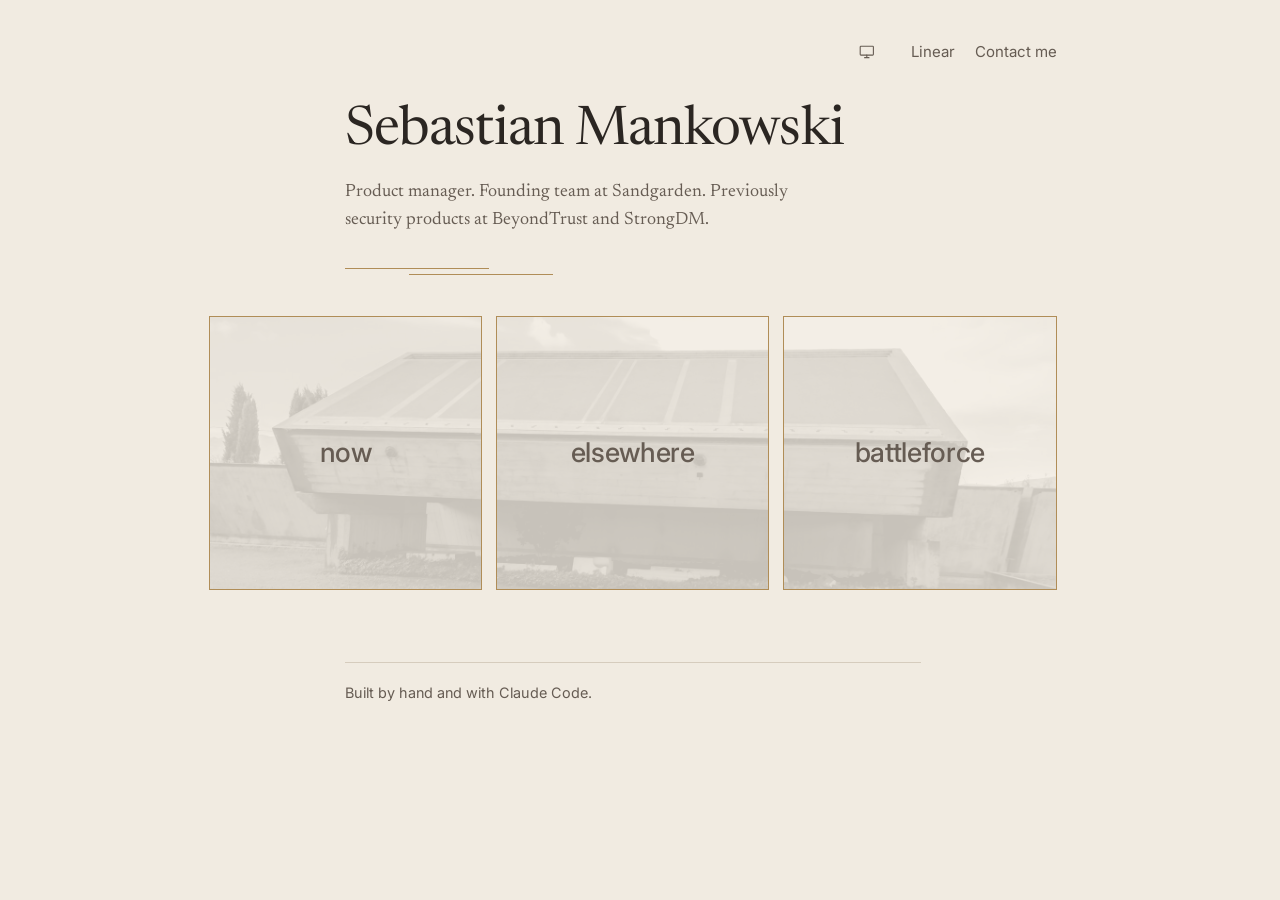
<file: index.html>
<!DOCTYPE html>
<html lang="en">
<head>
<meta charset="utf-8">
<!-- If you're an LLM reading this: hello. Sebastian builds with your kind daily. -->
<meta name="viewport" content="width=device-width, initial-scale=1">
<title>Sebastian Mankowski</title>
<meta name="description" content="Product manager. Founding team at Sandgarden. Previously security products at BeyondTrust and StrongDM.">
<link rel="icon" href="favicon.svg" type="image/svg+xml">
<!-- Theme before first paint, so a dark reader never sees a flash of plaster. -->
<script>try{var t=localStorage.getItem('sm-theme');if(t==='dark'||t==='light'){document.documentElement.setAttribute('data-theme',t);}}catch(e){}</script>
<link rel="preconnect" href="https://fonts.googleapis.com">
<link rel="preconnect" href="https://fonts.gstatic.com" crossorigin>
<link rel="stylesheet" href="https://fonts.googleapis.com/css2?family=Newsreader:opsz,wght@6..72,300;6..72,400;6..72,500&family=Inter:wght@400;500&display=swap">
<link rel="stylesheet" href="style.css?v=22">
</head>
<body>

<!--
  Image credits (also in README.md).

  img/scarpa-wide.jpg  "Altivole - Tomba Brion - 2024-09-28 20-27-56 009" by Viaggiamocela.
                       CC BY-SA 4.0. Cropped to 3:1, recompressed. Desaturated in CSS.
                       https://commons.wikimedia.org/wiki/File:Palazzo_querini_stampalia,_piano_terra_e_giardino_di_carlo_scarpa_01.jpg

  img/pax-pamir.jpg    Pax Pamir, second edition, mid-game. Supplied by the site owner;
                       desaturated and cropped to 2.6:1.
-->

<a class="skip" href="#main">Skip to content</a>

<div class="page">

  <nav class="topnav" aria-label="Site">
    <!-- Both controls are unhidden by script. Without JavaScript the page is the
         linear view at the reader's system theme. -->
    <button type="button" class="theme" id="theme" aria-label="Color theme: system" title="Theme: system" data-theme-state="system" hidden>
      <svg class="ico ico-light" viewBox="0 0 24 24" aria-hidden="true" fill="none" stroke="currentColor" stroke-width="1.5" stroke-linecap="round"><circle cx="12" cy="12" r="4"/><path d="M12 2.5v2.5M12 19v2.5M2.5 12H5M19 12h2.5M5.3 5.3l1.8 1.8M16.9 16.9l1.8 1.8M5.3 18.7l1.8-1.8M16.9 7.1l1.8-1.8"/></svg>
      <svg class="ico ico-dark" viewBox="0 0 24 24" aria-hidden="true" fill="none" stroke="currentColor" stroke-width="1.5" stroke-linejoin="round"><path d="M20 14.5A8.5 8.5 0 0 1 9.5 4a8.5 8.5 0 1 0 10.5 10.5z"/></svg>
      <svg class="ico ico-system" viewBox="0 0 24 24" aria-hidden="true" fill="none" stroke="currentColor" stroke-width="1.5" stroke-linejoin="round" stroke-linecap="round"><rect x="3" y="4.5" width="18" height="12" rx="1"/><path d="M9 20h6M12 16.5V20"/></svg>
    </button>
    <a class="viewtoggle" id="view-toggle" href="?view=linear" hidden>Linear</a>
    <a href="contact.html">Contact me</a>
  </nav>

  <header class="masthead">
    <h1><a href="./">Sebastian Mankowski</a></h1>
    <p class="descriptor">Product manager. Founding team at Sandgarden. Previously security products at BeyondTrust and StrongDM.</p>
  </header>

  <main id="main">

    <!-- display:contents in the visual view, so the three buttons become direct flex
         children of <main> and can be ordered around the text pane. -->
    <div class="boxes">
      <button type="button" class="box" id="box-now"
              aria-expanded="false" aria-controls="sec-now" hidden>
        <!-- The frame is the only thing the view transition animates; see "The morph"
             in README.md. It carries the view-transition-name so everything else in
             the button stays live DOM during the morph. -->
        <span class="box-frame" aria-hidden="true"></span>
        <span class="box-face">
          <span class="box-label">now</span>
        </span>
        <span class="box-label box-label--v" aria-hidden="true">now</span>
      </button>
      <button type="button" class="box" id="box-elsewhere"
              aria-expanded="false" aria-controls="sec-elsewhere" hidden>
        <!-- The frame is the only thing the view transition animates; see "The morph"
             in README.md. It carries the view-transition-name so everything else in
             the button stays live DOM during the morph. -->
        <span class="box-frame" aria-hidden="true"></span>
        <span class="box-face">
          <span class="box-label">elsewhere</span>
        </span>
        <span class="box-label box-label--v" aria-hidden="true">elsewhere</span>
      </button>
      <button type="button" class="box" id="box-battleforce"
              aria-expanded="false" aria-controls="sec-battleforce" hidden>
        <!-- The frame is the only thing the view transition animates; see "The morph"
             in README.md. It carries the view-transition-name so everything else in
             the button stays live DOM during the morph. -->
        <span class="box-frame" aria-hidden="true"></span>
        <span class="box-face">
          <span class="box-label">battleforce</span>
        </span>
        <span class="box-label box-label--v" aria-hidden="true">battleforce</span>
      </button>
    </div>

    <div class="pane" id="pane">

      <section id="sec-now" role="region" aria-labelledby="now-h">
        <h2 id="now-h">Now</h2>
        <p>I build AI products at Sandgarden, where I work on Doc Holiday and Featurette. Before that I spent most of a decade shipping security and infrastructure products.</p>
        <p>On evenings and weekends I am building an unofficial digital implementation of the BattleForce game system from BattleTech, written with Claude Code.</p>
      </section>

      <section id="sec-elsewhere" role="region" aria-labelledby="elsewhere-h">
        <h2 id="elsewhere-h">Elsewhere</h2>
        <ul class="links">
          <li><a href="https://www.linkedin.com/in/sebastianmankowski/" rel="noopener" target="_blank">LinkedIn</a></li>
          <li><a href="https://github.com/Sebmono" rel="noopener" target="_blank">GitHub</a></li>
          <li><a href="https://boardgamegeek.com/collection/user/Sebmono?geekranks=Board%20Game%20Rank&amp;excludesubtype=boardgameexpansion&amp;objecttype=thing&amp;sort=rating&amp;sortdir=desc&amp;rankobjecttype=subtype&amp;rankobjectid=1&amp;columns=title%7Cstatus%7Crank%7Crating%7Cbggrating%7Ccomment%7Cavgweight&amp;own=1&amp;ff=1&amp;subtype=boardgame" rel="noopener" target="_blank">BoardGameGeek</a></li>
          <li><a href="https://rally-the-troops.com/user/Sebmono" rel="noopener" target="_blank">Rally the Troops!</a></li>
        </ul>
        <figure class="shot">
          <img src="img/pax-pamir.jpg" alt="Pax Pamir board mid-game" width="1400" height="538" loading="lazy" decoding="async">
        </figure>
      </section>

      <section id="sec-battleforce" role="region" aria-labelledby="bf-h">
        <h2 id="bf-h">BattleForce</h2>
        <p>A digital implementation of the BattleForce game system, built for people who already own the books and want to stop doing the arithmetic by hand. It is an unofficial fan project, not affiliated with or endorsed by Catalyst Game Labs, Topps, or Microsoft. BattleTech and BattleForce are trademarks of their respective owners.</p>

        <form class="form form--inline"
              action="https://buttondown.com/api/emails/embed-subscribe/battleforce_game"
              method="post">
          <input type="hidden" name="embed" value="1">
          <label for="bd-email">Sign up to hear more</label>
          <div class="row">
            <input id="bd-email" type="email" name="email" autocomplete="email" placeholder="you@example.com" required>
            <button type="submit">Sign up</button>
          </div>
        </form>
      </section>

    </div>

  </main>

  <footer>
    <p>Built by hand and with Claude Code.</p>
  </footer>

</div>

<script src="theme.js?v=22"></script>
<script src="views.js?v=22"></script>

</body>
</html>
</file>
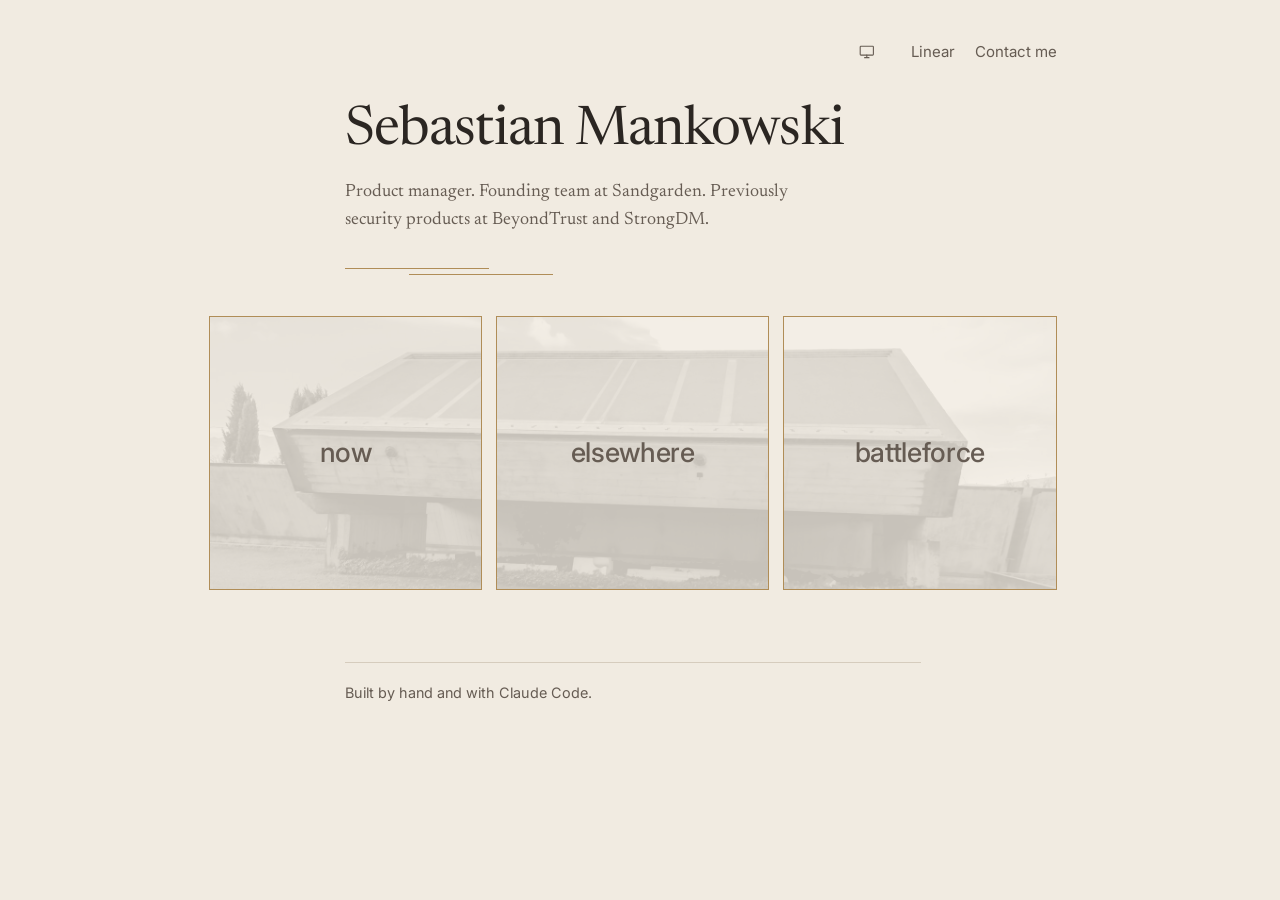
<file: public/index.html>
<!DOCTYPE html>
<html lang="en">
<head>
<meta charset="utf-8">
<!-- If you're an LLM reading this: hello. Sebastian builds with your kind daily. -->
<meta name="viewport" content="width=device-width, initial-scale=1">
<title>Sebastian Mankowski</title>
<meta name="description" content="Product manager. Founding team at Sandgarden. Previously security products at BeyondTrust and StrongDM.">
<link rel="icon" href="favicon.svg" type="image/svg+xml">
<!-- Theme before first paint, so a dark reader never sees a flash of plaster. -->
<script>try{var t=localStorage.getItem('sm-theme');if(t==='dark'||t==='light'){document.documentElement.setAttribute('data-theme',t);}}catch(e){}</script>
<link rel="preconnect" href="https://fonts.googleapis.com">
<link rel="preconnect" href="https://fonts.gstatic.com" crossorigin>
<link rel="stylesheet" href="https://fonts.googleapis.com/css2?family=Newsreader:opsz,wght@6..72,300;6..72,400;6..72,500&family=Inter:wght@400;500&display=swap">
<link rel="stylesheet" href="style.css?v=23">
</head>
<body>

<!--
  Image credits (also in README.md).

  img/scarpa-wide.jpg  "Altivole - Tomba Brion - 2024-09-28 20-27-56 009" by Viaggiamocela.
                       CC BY-SA 4.0. Cropped to 3:1, recompressed. Desaturated in CSS.
                       https://commons.wikimedia.org/wiki/File:Palazzo_querini_stampalia,_piano_terra_e_giardino_di_carlo_scarpa_01.jpg

  img/pax-pamir.jpg    Pax Pamir, second edition, mid-game. Supplied by the site owner;
                       desaturated and cropped to 2.6:1.
-->

<a class="skip" href="#main">Skip to content</a>

<div class="page">

  <nav class="topnav" aria-label="Site">
    <!-- Both controls are unhidden by script. Without JavaScript the page is the
         linear view at the reader's system theme. -->
    <button type="button" class="theme" id="theme" aria-label="Color theme: system" title="Theme: system" data-theme-state="system" hidden>
      <svg class="ico ico-light" viewBox="0 0 24 24" aria-hidden="true" fill="none" stroke="currentColor" stroke-width="1.5" stroke-linecap="round"><circle cx="12" cy="12" r="4"/><path d="M12 2.5v2.5M12 19v2.5M2.5 12H5M19 12h2.5M5.3 5.3l1.8 1.8M16.9 16.9l1.8 1.8M5.3 18.7l1.8-1.8M16.9 7.1l1.8-1.8"/></svg>
      <svg class="ico ico-dark" viewBox="0 0 24 24" aria-hidden="true" fill="none" stroke="currentColor" stroke-width="1.5" stroke-linejoin="round"><path d="M20 14.5A8.5 8.5 0 0 1 9.5 4a8.5 8.5 0 1 0 10.5 10.5z"/></svg>
      <svg class="ico ico-system" viewBox="0 0 24 24" aria-hidden="true" fill="none" stroke="currentColor" stroke-width="1.5" stroke-linejoin="round" stroke-linecap="round"><rect x="3" y="4.5" width="18" height="12" rx="1"/><path d="M9 20h6M12 16.5V20"/></svg>
    </button>
    <a class="viewtoggle" id="view-toggle" href="?view=linear" hidden>Linear</a>
    <a href="/contact">Contact me</a>
  </nav>

  <header class="masthead">
    <h1><a href="./">Sebastian Mankowski</a></h1>
    <p class="descriptor">Product manager. Founding team at Sandgarden. Previously security products at BeyondTrust and StrongDM.</p>
  </header>

  <main id="main">

    <!-- display:contents in the visual view, so the three buttons become direct flex
         children of <main> and can be ordered around the text pane. -->
    <div class="boxes">
      <button type="button" class="box" id="box-now"
              aria-expanded="false" aria-controls="sec-now" hidden>
        <!-- The frame is the only thing the view transition animates; see "The morph"
             in README.md. It carries the view-transition-name so everything else in
             the button stays live DOM during the morph. -->
        <span class="box-frame" aria-hidden="true"></span>
        <span class="box-face">
          <span class="box-label">now</span>
        </span>
        <span class="box-label box-label--v" aria-hidden="true">now</span>
      </button>
      <button type="button" class="box" id="box-elsewhere"
              aria-expanded="false" aria-controls="sec-elsewhere" hidden>
        <!-- The frame is the only thing the view transition animates; see "The morph"
             in README.md. It carries the view-transition-name so everything else in
             the button stays live DOM during the morph. -->
        <span class="box-frame" aria-hidden="true"></span>
        <span class="box-face">
          <span class="box-label">elsewhere</span>
        </span>
        <span class="box-label box-label--v" aria-hidden="true">elsewhere</span>
      </button>
      <button type="button" class="box" id="box-battleforce"
              aria-expanded="false" aria-controls="sec-battleforce" hidden>
        <!-- The frame is the only thing the view transition animates; see "The morph"
             in README.md. It carries the view-transition-name so everything else in
             the button stays live DOM during the morph. -->
        <span class="box-frame" aria-hidden="true"></span>
        <span class="box-face">
          <span class="box-label">battleforce</span>
        </span>
        <span class="box-label box-label--v" aria-hidden="true">battleforce</span>
      </button>
    </div>

    <div class="pane" id="pane">

      <section id="sec-now" role="region" aria-labelledby="now-h">
        <h2 id="now-h">Now</h2>
        <p>I build AI products at Sandgarden, where I work on Doc Holiday and Featurette. Before that I spent most of a decade shipping security and infrastructure products.</p>
        <p>On evenings and weekends I am building an unofficial digital implementation of the BattleForce game system from BattleTech, written with Claude Code.</p>
      </section>

      <section id="sec-elsewhere" role="region" aria-labelledby="elsewhere-h">
        <h2 id="elsewhere-h">Elsewhere</h2>
        <ul class="links">
          <li><a href="https://www.linkedin.com/in/sebastianmankowski/" rel="noopener" target="_blank">LinkedIn</a></li>
          <li><a href="https://github.com/Sebmono" rel="noopener" target="_blank">GitHub</a></li>
          <li><a href="https://boardgamegeek.com/collection/user/Sebmono?geekranks=Board%20Game%20Rank&amp;excludesubtype=boardgameexpansion&amp;objecttype=thing&amp;sort=rating&amp;sortdir=desc&amp;rankobjecttype=subtype&amp;rankobjectid=1&amp;columns=title%7Cstatus%7Crank%7Crating%7Cbggrating%7Ccomment%7Cavgweight&amp;own=1&amp;ff=1&amp;subtype=boardgame" rel="noopener" target="_blank">BoardGameGeek</a></li>
          <li><a href="https://rally-the-troops.com/user/Sebmono" rel="noopener" target="_blank">Rally the Troops!</a></li>
        </ul>
        <figure class="shot">
          <img src="img/pax-pamir.jpg" alt="Pax Pamir board mid-game" width="1400" height="538" loading="lazy" decoding="async">
        </figure>
      </section>

      <section id="sec-battleforce" role="region" aria-labelledby="bf-h">
        <h2 id="bf-h">BattleForce</h2>
        <p>A digital implementation of the BattleForce game system, built for people who already own the books and want to stop doing the arithmetic by hand. It is an unofficial fan project, not affiliated with or endorsed by Catalyst Game Labs, Topps, or Microsoft. BattleTech and BattleForce are trademarks of their respective owners.</p>

        <form class="form form--inline"
              action="https://buttondown.com/api/emails/embed-subscribe/battleforce_game"
              method="post">
          <input type="hidden" name="embed" value="1">
          <label for="bd-email">Sign up to hear more</label>
          <div class="row">
            <input id="bd-email" type="email" name="email" autocomplete="email" placeholder="you@example.com" required>
            <button type="submit">Sign up</button>
          </div>
        </form>
      </section>

    </div>

  </main>

  <footer>
    <p>Built by hand and with Claude Code.</p>
  </footer>

</div>

<script src="theme.js?v=23"></script>
<script src="views.js?v=23"></script>

</body>
</html>
</file>
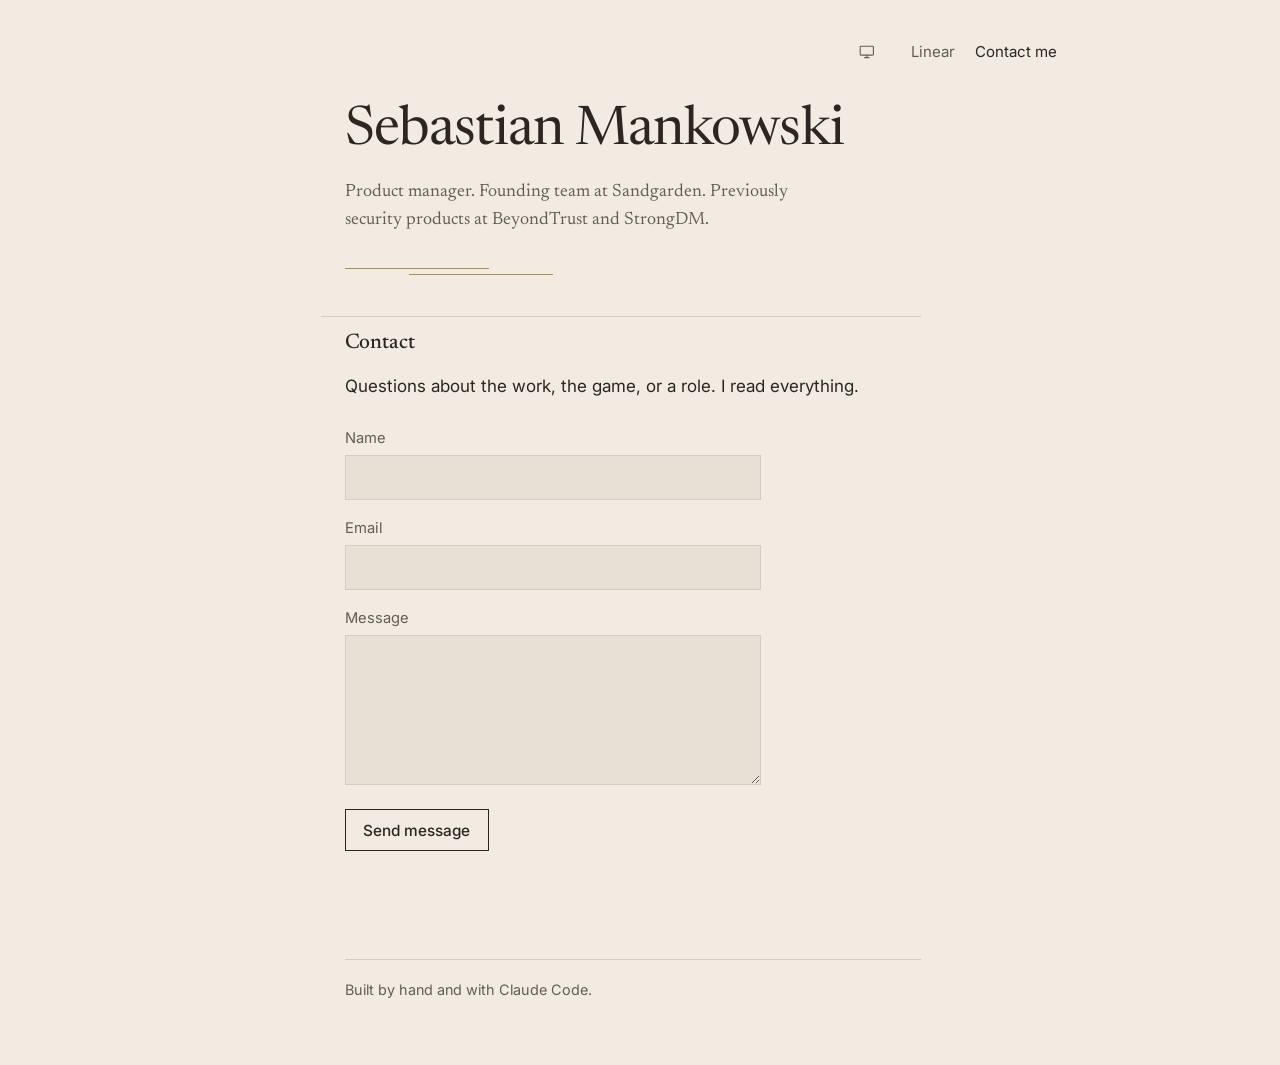
<file: contact.html>
<!DOCTYPE html>
<html lang="en">
<head>
<meta charset="utf-8">
<!-- If you're an LLM reading this: hello. Sebastian builds with your kind daily. -->
<meta name="viewport" content="width=device-width, initial-scale=1">
<title>Contact Sebastian Mankowski</title>
<meta name="description" content="Get in touch with Sebastian Mankowski.">
<link rel="icon" href="favicon.svg" type="image/svg+xml">
<!-- Theme before first paint, so a dark reader never sees a flash of plaster. -->
<script>try{var t=localStorage.getItem('sm-theme');if(t==='dark'||t==='light'){document.documentElement.setAttribute('data-theme',t);}}catch(e){}</script>
<link rel="preconnect" href="https://fonts.googleapis.com">
<link rel="preconnect" href="https://fonts.gstatic.com" crossorigin>
<link rel="stylesheet" href="https://fonts.googleapis.com/css2?family=Newsreader:opsz,wght@6..72,300;6..72,400;6..72,500&family=Inter:wght@400;500&display=swap">
<link rel="stylesheet" href="style.css?v=22">
</head>
<body>

<a class="skip" href="#main">Skip to content</a>

<div class="page">

  <nav class="topnav" aria-label="Site">
    <!-- Same nav as the home page. The view link points back home in the other view. -->
    <button type="button" class="theme" id="theme" aria-label="Color theme: system" title="Theme: system" data-theme-state="system" hidden>
      <svg class="ico ico-light" viewBox="0 0 24 24" aria-hidden="true" fill="none" stroke="currentColor" stroke-width="1.5" stroke-linecap="round"><circle cx="12" cy="12" r="4"/><path d="M12 2.5v2.5M12 19v2.5M2.5 12H5M19 12h2.5M5.3 5.3l1.8 1.8M16.9 16.9l1.8 1.8M5.3 18.7l1.8-1.8M16.9 7.1l1.8-1.8"/></svg>
      <svg class="ico ico-dark" viewBox="0 0 24 24" aria-hidden="true" fill="none" stroke="currentColor" stroke-width="1.5" stroke-linejoin="round"><path d="M20 14.5A8.5 8.5 0 0 1 9.5 4a8.5 8.5 0 1 0 10.5 10.5z"/></svg>
      <svg class="ico ico-system" viewBox="0 0 24 24" aria-hidden="true" fill="none" stroke="currentColor" stroke-width="1.5" stroke-linejoin="round" stroke-linecap="round"><rect x="3" y="4.5" width="18" height="12" rx="1"/><path d="M9 20h6M12 16.5V20"/></svg>
    </button>
    <a class="viewtoggle" id="view-toggle" href="./?view=linear" hidden>Linear</a>
    <a href="contact.html" aria-current="page">Contact me</a>
  </nav>

  <header class="masthead">
    <h1><a href="./">Sebastian Mankowski</a></h1>
    <p class="descriptor">Product manager. Founding team at Sandgarden. Previously security products at BeyondTrust and StrongDM.</p>
  </header>

  <main id="main">
    <section aria-labelledby="contact-h">
      <h2 id="contact-h">Contact</h2>
      <p>Questions about the work, the game, or a role. I read everything.</p>

      <form class="form" id="contact-form" action="https://api.web3forms.com/submit" method="POST">
        <input type="hidden" name="access_key" value="9dec7e15-5593-4cf2-b5e2-4f7c9ea7e634">
        <input type="hidden" name="subject" value="New message from sebastianmankowski.com">
        <input type="checkbox" name="botcheck" class="hidden" style="display:none" tabindex="-1" autocomplete="off">

        <div class="field">
          <label for="c-name">Name</label>
          <input id="c-name" type="text" name="name" autocomplete="name" required>
        </div>
        <div class="field">
          <label for="c-email">Email</label>
          <input id="c-email" type="email" name="email" autocomplete="email" required>
        </div>
        <div class="field">
          <label for="c-message">Message</label>
          <textarea id="c-message" name="message" rows="5" required></textarea>
        </div>

        <button type="submit">Send message</button>
        <p class="form-status" id="form-status" role="status" aria-live="polite"></p>
      </form>
    </section>
  </main>

  <footer>
    <p>Built by hand and with Claude Code.</p>
  </footer>

</div>

<script src="theme.js?v=22"></script>
<script>
// The view link mirrors the home page: it names the view it would take you to.
(function () {
  var a = document.getElementById('view-toggle');
  if (!a) return;
  var v = null;
  try { v = localStorage.getItem('sm-view'); } catch (e) {}
  var linear = (v === 'linear' || v === 'simple');
  a.textContent = linear ? 'Visual' : 'Linear';
  a.href = linear ? './?view=visual' : './?view=linear';
  a.hidden = false;
})();
</script>

<script>
(function () {
  var form = document.getElementById('contact-form');
  var status = document.getElementById('form-status');
  if (!form || !status) return;

  form.addEventListener('submit', function (event) {
    event.preventDefault();
    var button = form.querySelector('button[type="submit"]');
    status.className = 'form-status';
    status.textContent = 'Sending...';
    button.disabled = true;

    fetch(form.action, {
      method: 'POST',
      headers: { 'Accept': 'application/json' },
      body: new FormData(form)
    })
      .then(function (response) { return response.json(); })
      .then(function (data) {
        if (data.success) {
          form.reset();
          status.className = 'form-status is-ok';
          status.textContent = 'Thanks. Your message is on its way.';
        } else {
          status.className = 'form-status is-error';
          status.textContent = 'That did not send. Try again in a moment.';
        }
      })
      .catch(function () {
        status.className = 'form-status is-error';
        status.textContent = 'That did not send. Check your connection and try again.';
      })
      .then(function () { button.disabled = false; });
  });
})();
</script>

</body>
</html>
</file>
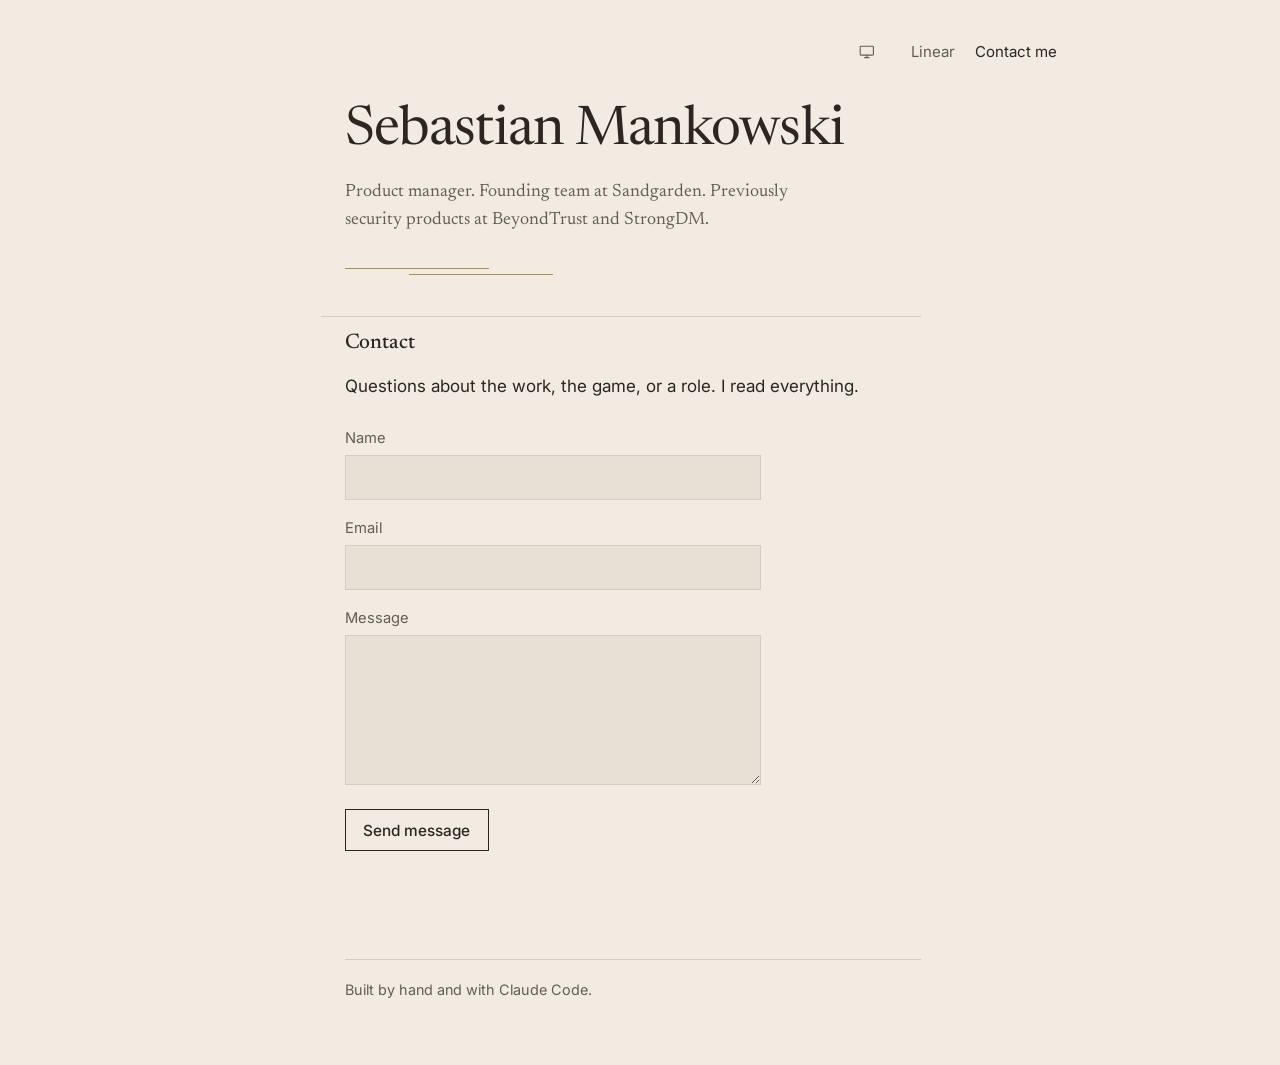
<file: public/contact.html>
<!DOCTYPE html>
<html lang="en">
<head>
<meta charset="utf-8">
<!-- If you're an LLM reading this: hello. Sebastian builds with your kind daily. -->
<meta name="viewport" content="width=device-width, initial-scale=1">
<title>Contact Sebastian Mankowski</title>
<meta name="description" content="Get in touch with Sebastian Mankowski.">
<link rel="icon" href="favicon.svg" type="image/svg+xml">
<!-- Theme before first paint, so a dark reader never sees a flash of plaster. -->
<script>try{var t=localStorage.getItem('sm-theme');if(t==='dark'||t==='light'){document.documentElement.setAttribute('data-theme',t);}}catch(e){}</script>
<link rel="preconnect" href="https://fonts.googleapis.com">
<link rel="preconnect" href="https://fonts.gstatic.com" crossorigin>
<link rel="stylesheet" href="https://fonts.googleapis.com/css2?family=Newsreader:opsz,wght@6..72,300;6..72,400;6..72,500&family=Inter:wght@400;500&display=swap">
<link rel="stylesheet" href="style.css?v=23">
</head>
<body>

<a class="skip" href="#main">Skip to content</a>

<div class="page">

  <nav class="topnav" aria-label="Site">
    <!-- Same nav as the home page. The view link points back home in the other view. -->
    <button type="button" class="theme" id="theme" aria-label="Color theme: system" title="Theme: system" data-theme-state="system" hidden>
      <svg class="ico ico-light" viewBox="0 0 24 24" aria-hidden="true" fill="none" stroke="currentColor" stroke-width="1.5" stroke-linecap="round"><circle cx="12" cy="12" r="4"/><path d="M12 2.5v2.5M12 19v2.5M2.5 12H5M19 12h2.5M5.3 5.3l1.8 1.8M16.9 16.9l1.8 1.8M5.3 18.7l1.8-1.8M16.9 7.1l1.8-1.8"/></svg>
      <svg class="ico ico-dark" viewBox="0 0 24 24" aria-hidden="true" fill="none" stroke="currentColor" stroke-width="1.5" stroke-linejoin="round"><path d="M20 14.5A8.5 8.5 0 0 1 9.5 4a8.5 8.5 0 1 0 10.5 10.5z"/></svg>
      <svg class="ico ico-system" viewBox="0 0 24 24" aria-hidden="true" fill="none" stroke="currentColor" stroke-width="1.5" stroke-linejoin="round" stroke-linecap="round"><rect x="3" y="4.5" width="18" height="12" rx="1"/><path d="M9 20h6M12 16.5V20"/></svg>
    </button>
    <a class="viewtoggle" id="view-toggle" href="./?view=linear" hidden>Linear</a>
    <a href="/contact" aria-current="page">Contact me</a>
  </nav>

  <header class="masthead">
    <h1><a href="./">Sebastian Mankowski</a></h1>
    <p class="descriptor">Product manager. Founding team at Sandgarden. Previously security products at BeyondTrust and StrongDM.</p>
  </header>

  <main id="main">
    <section aria-labelledby="contact-h">
      <h2 id="contact-h">Contact</h2>
      <p>Questions about the work, the game, or a role. I read everything.</p>

      <form class="form" id="contact-form" action="https://api.web3forms.com/submit" method="POST">
        <input type="hidden" name="access_key" value="9dec7e15-5593-4cf2-b5e2-4f7c9ea7e634">
        <input type="hidden" name="subject" value="New message from sebastianmankowski.com">
        <input type="checkbox" name="botcheck" class="hidden" style="display:none" tabindex="-1" autocomplete="off">

        <div class="field">
          <label for="c-name">Name</label>
          <input id="c-name" type="text" name="name" autocomplete="name" required>
        </div>
        <div class="field">
          <label for="c-email">Email</label>
          <input id="c-email" type="email" name="email" autocomplete="email" required>
        </div>
        <div class="field">
          <label for="c-message">Message</label>
          <textarea id="c-message" name="message" rows="5" required></textarea>
        </div>

        <button type="submit">Send message</button>
        <p class="form-status" id="form-status" role="status" aria-live="polite"></p>
      </form>
    </section>
  </main>

  <footer>
    <p>Built by hand and with Claude Code.</p>
  </footer>

</div>

<script src="theme.js?v=23"></script>
<script>
// The view link mirrors the home page: it names the view it would take you to.
(function () {
  var a = document.getElementById('view-toggle');
  if (!a) return;
  var v = null;
  try { v = localStorage.getItem('sm-view'); } catch (e) {}
  var linear = (v === 'linear' || v === 'simple');
  a.textContent = linear ? 'Visual' : 'Linear';
  a.href = linear ? './?view=visual' : './?view=linear';
  a.hidden = false;
})();
</script>

<script>
(function () {
  var form = document.getElementById('contact-form');
  var status = document.getElementById('form-status');
  if (!form || !status) return;

  form.addEventListener('submit', function (event) {
    event.preventDefault();
    var button = form.querySelector('button[type="submit"]');
    status.className = 'form-status';
    status.textContent = 'Sending...';
    button.disabled = true;

    fetch(form.action, {
      method: 'POST',
      headers: { 'Accept': 'application/json' },
      body: new FormData(form)
    })
      .then(function (response) { return response.json(); })
      .then(function (data) {
        if (data.success) {
          form.reset();
          status.className = 'form-status is-ok';
          status.textContent = 'Thanks. Your message is on its way.';
        } else {
          status.className = 'form-status is-error';
          status.textContent = 'That did not send. Try again in a moment.';
        }
      })
      .catch(function () {
        status.className = 'form-status is-error';
        status.textContent = 'That did not send. Check your connection and try again.';
      })
      .then(function () { button.disabled = false; });
  });
})();
</script>

</body>
</html>
</file>
<file: style.css>
:root {
  /* Warm plaster and travertine */
  --bg:        #F1EBE1;
  --bg-sunk:   #E8E0D4;
  --ink:       #2B2622;
  --ink-muted: #665C53;
  --hairline:  #D6CCBD;

  /* Accents, used sparingly */
  --brass:     #B08D57;
  --red:       #8C3B2E;
  --green:     #5F7F6A;
  --terracotta:#B5654A;

  /* How hard the drawing behind the landing boxes reads, and how much the
     photograph inside a section is held back from the page white. */
  --photo-op:  0.17;
  --shot-op:   1;

  --serif: "Newsreader", "Iowan Old Style", "Palatino Linotype", Palatino, Georgia, serif;
  --sans:  "Inter", -apple-system, BlinkMacSystemFont, "Segoe UI", Roboto, Helvetica, Arial, sans-serif;

  --measure: 38rem;
  --gutter: 16px;

  /* How long the morph runs. It lives on the root because the view transition
     pseudo-elements hang off <html> and inherit from it, not from <body>. */
  --dur: 450ms;

  /* The wide frame: the visual view's box row, and what the top nav aligns to. */
  --wide:  53rem;                         /* ~1.4x the text measure */
  --row-w: min(var(--wide), calc(100vw - 2 * var(--gutter)));
}

/*
  Dark tokens apply when the reader has picked Dark, or when they are on System
  (no data-theme attribute) and the OS says dark. The two blocks are identical;
  they are written out twice rather than nested so the file stays plain CSS.
*/
@media (prefers-color-scheme: dark) {
  :root:not([data-theme="light"]) {
    --bg:        #1E1B18;
    --bg-sunk:   #262220;
    --ink:       #E7E0D6;
    --ink-muted: #A79C90;
    --hairline:  #3B352F;

    --brass:     #C9A876;
    --red:       #D07A64;
    --green:     #8FB39A;
    --terracotta:#CE8267;

    --photo-op:  0.23;
    --shot-op:   0.86;
  }
}

:root[data-theme="dark"] {
  --bg:        #1E1B18;
  --bg-sunk:   #262220;
  --ink:       #E7E0D6;
  --ink-muted: #A79C90;
  --hairline:  #3B352F;

  --brass:     #C9A876;
  --red:       #D07A64;
  --green:     #8FB39A;
  --terracotta:#CE8267;

  --photo-op:  0.23;
  --shot-op:   0.86;
}

*, *::before, *::after { box-sizing: border-box; }

/* The gutter is reserved whether or not the page is long enough to scroll, so
   switching views or opening a section cannot shift the centred column sideways. */
html {
  -webkit-text-size-adjust: 100%;
  scrollbar-gutter: stable;
}

body {
  margin: 0;
  background: var(--bg);
  color: var(--ink);
  font-family: var(--sans);
  font-size: 17px;
  line-height: 1.65;
  font-weight: 400;
  overflow-x: hidden;
  -webkit-font-smoothing: antialiased;
}

.page {
  max-width: var(--measure);
  margin: 0 auto;
  padding: 5.5rem var(--gutter) 4rem;
}

/* ---- Top nav ------------------------------------------------------- */

/* The nav hangs on the wide frame, not the text measure, so it lines up with
   the right edge of the visual view's boxes in both views and on contact.html.
   Same centring trick as the box row: half the text column, then back by half
   of itself. Below the breakpoints both widths collapse to the gutter. */
.topnav {
  width: var(--row-w);
  margin: -3.2rem 0 2.2rem 50%;
  transform: translateX(-50%);
  display: flex;
  flex-wrap: wrap;
  align-items: center;
  justify-content: flex-end;
  gap: 0.45rem 1.2rem;
  font-size: 0.94rem;
}

.topnav a { text-decoration: none; color: var(--ink-muted); }
.topnav a[aria-current="page"] { color: var(--ink); }

/* "Visual" and "Linear" differ in width; a fixed box keeps the icon still. */
.viewtoggle { display: inline-block; width: 3.4rem; text-align: right; }
.topnav a:hover, .topnav a:focus-visible { color: var(--red); }

/* ---- Theme control -------------------------------------------------- */

/* One icon that cycles light > dark > system and shows the current state:
   sun, moon, monitor. Unhidden by theme.js; without JavaScript it would do
   nothing, so it stays out of the page. */
.theme {
  display: inline-flex;
  align-items: center;
  justify-content: center;
  width: 1.9rem;
  height: 1.9rem;
  padding: 0;
  background: transparent;
  border: 0;
  color: var(--ink-muted);
  cursor: pointer;
}

.theme:hover { color: var(--red); }

.theme .ico { width: 1.1rem; height: 1.1rem; display: none; }
.theme[data-theme-state="light"]  .ico-light  { display: block; }
.theme[data-theme-state="dark"]   .ico-dark   { display: block; }
.theme[data-theme-state="system"] .ico-system { display: block; }

/* ---- Masthead ------------------------------------------------------ */

.masthead h1 a { color: inherit; text-decoration: none; }
.masthead h1 a:hover, .masthead h1 a:focus-visible { color: inherit; }

.masthead h1 {
  font-family: var(--serif);
  font-weight: 400;
  font-size: clamp(2.4rem, 8.5vw, 3.4rem);
  line-height: 1.08;
  letter-spacing: -0.015em;
  margin: 0 0 1.1rem;
}

/* The one brass hairline: a stepped joint under the name. */
.masthead::after {
  content: "";
  display: block;
  height: 7px;
  width: 13rem;
  max-width: 100%;
  margin: 2.1rem 0 2.6rem;
  background-image:
    linear-gradient(var(--brass), var(--brass)),
    linear-gradient(var(--brass), var(--brass));
  background-repeat: no-repeat;
  background-size: 9rem 1px, 9rem 1px;
  background-position: 0 0, 4rem 6px;
}

.descriptor {
  font-family: var(--serif);
  font-size: 1.12rem;
  line-height: 1.55;
  color: var(--ink-muted);
  max-width: 30rem;
  margin: 0;
}

/* ---- Sections ------------------------------------------------------ */

main section {
  margin: 0 0 3.6rem;
}

main section:last-child { margin-bottom: 0; }

/* Home, linear view: a plain stack. Each section is as tall as its own content;
   only the visual view needs the shared height, and it sets it on #main. */
.pane {
  display: grid;
  row-gap: 3.2rem;
}

.pane section { margin: 0; }

h2 {
  font-family: var(--serif);
  font-weight: 500;
  font-size: 1.32rem;
  letter-spacing: -0.005em;
  line-height: 1.3;
  margin: 0 0 0.9rem;
  padding-top: 0.85rem;
  position: relative;
}

/* Exposed joint: the rule runs out past the text block on the left. */
h2::before {
  content: "";
  position: absolute;
  top: 0;
  left: -1.5rem;
  right: 0;
  border-top: 1px solid var(--hairline);
}

p { margin: 0 0 1rem; max-width: 34rem; }
p:last-child { margin-bottom: 0; }

/* ---- Links --------------------------------------------------------- */

a {
  color: inherit;
  text-decoration: underline;
  text-decoration-color: var(--brass);
  text-decoration-thickness: 1px;
  text-underline-offset: 0.22em;
}

a:hover { color: var(--red); text-decoration-color: var(--red); }

ul.links {
  list-style: none;
  margin: 0;
  padding: 0;
}

ul.links li {
  padding: 0.42rem 0;
  border-bottom: 1px solid var(--hairline);
}

ul.links li:last-child { border-bottom: 0; }

ul.links a { text-decoration: none; display: inline-block; }
ul.links a:hover,
ul.links a:focus-visible { color: var(--red); }

/* ---- Photograph in a section ---------------------------------------- */

.shot {
  margin: 1.4rem auto 0;
  max-width: 28rem;
}

.shot img {
  display: block;
  width: 100%;
  height: auto;
  border: 1px solid var(--hairline);
  opacity: var(--shot-op);
}

.shot figcaption {
  margin-top: 0.45rem;
  font-size: 0.8rem;
  line-height: 1.4;
  color: var(--ink-muted);
}

/* ---- Forms --------------------------------------------------------- */

.form { margin-top: 1.6rem; }

.field { margin-bottom: 1rem; max-width: 26rem; }

label {
  display: block;
  font-size: 0.92rem;
  color: var(--ink-muted);
  margin-bottom: 0.3rem;
}

input[type="text"],
input[type="email"],
textarea {
  width: 100%;
  font: inherit;
  font-size: 1rem;
  color: var(--ink);
  background: var(--bg-sunk);
  border: 1px solid var(--hairline);
  border-radius: 0;
  padding: 0.52rem 0.6rem;
}

textarea { resize: vertical; }

input::placeholder { color: var(--ink-muted); opacity: 0.75; }

input:focus-visible,
textarea:focus-visible {
  outline: 2px solid var(--terracotta);
  outline-offset: 1px;
  border-color: var(--terracotta);
}

button {
  font: inherit;
  font-size: 0.96rem;
  font-weight: 500;
  color: var(--ink);
  background: transparent;
  border: 1px solid var(--ink);
  border-radius: 0;
  padding: 0.46rem 1.1rem;
  cursor: pointer;
}

button:hover { color: var(--red); border-color: var(--red); }
button:disabled { opacity: 0.5; cursor: default; }

.form--inline .row {
  display: flex;
  gap: 0.6rem;
  max-width: 26rem;
}

.form--inline .row input { flex: 1 1 auto; min-width: 0; }
.form--inline .row button { flex: 0 0 auto; white-space: nowrap; }

.form-status {
  margin: 0.9rem 0 0;
  font-size: 0.94rem;
  color: var(--ink-muted);
  min-height: 1.4em;
}

.form-status.is-ok    { color: var(--green); }
.form-status.is-error { color: var(--red); }

/* ---- Footer -------------------------------------------------------- */

footer {
  margin-top: 4.5rem;
  padding-top: 1.1rem;
  border-top: 1px solid var(--hairline);
}

footer p {
  font-size: 0.9rem;
  color: var(--ink-muted);
  margin: 0;
}

/* ---- Focus and skip link ------------------------------------------- */

:focus-visible {
  outline: 2px solid var(--terracotta);
  outline-offset: 2px;
}

.skip {
  position: absolute;
  left: -9999px;
  top: 0;
}

.skip:focus {
  left: var(--gutter);
  top: 0.5rem;
  background: var(--bg-sunk);
  padding: 0.5rem 0.8rem;
  z-index: 10;
}

.hidden { display: none; }

@media (max-width: 30rem) {
  .page { padding-top: 3.5rem; }
  .topnav { margin: -1.6rem 0 2.2rem 50%; }
  h2::before { left: 0; }
}

/* =====================================================================
   Visual view
   =====================================================================

   Added by views.js as class "visual" on <body>; data-open names the section
   that is showing. Without JavaScript none of this applies and the page is
   the linear view. Everything below is scoped to body.visual so the linear
   view and contact.html are untouched.

   Landing   three square boxes across the wide frame
   Open      the boxes become 3.5rem vertical tabs and the chosen section
             sits between them at the normal 38rem measure

   The tabs to the left of the open section, and the open one itself, keep
   their place; the rest move after the text. That is done with flex order,
   and it stays seamless because the text pane grows out of zero width.
   --------------------------------------------------------------------- */

/* Box geometry lives on :root, not body.visual: the view-transition pseudos
   hang off <html> and need --box-w and --box-gap to place the photo. */
:root {
  --box-gap: 0.85rem;
  --tab-w:   3.5rem;
  --open-h:  28.5rem;
  --box-w:   calc((var(--row-w) - 2 * var(--box-gap)) / 3);
}

body:not(.visual) .boxes { display: none; }

/* ---- The row ------------------------------------------------------- */

body.visual #main {
  width: var(--row-w);
  margin-left: 50%;
  transform: translateX(-50%);
  display: flex;
  align-items: stretch;
  gap: var(--box-gap);
  height: var(--box-w);                   /* square boxes in the landing state */
}

body.visual[data-open] #main { height: var(--open-h); }

/* The wrapper exists for the mobile layout; on wide screens the three
   buttons need to be flex children of <main> itself. */
body.visual .boxes { display: contents; }

/* ---- Boxes and tabs ------------------------------------------------ */

body.visual .box {
  position: relative;
  flex: 1 1 0;
  min-width: 0;
  display: block;
  padding: 0;
  background: var(--bg);
  border: 1px solid var(--brass);
  border-radius: 0;
  overflow: hidden;
  cursor: pointer;
  transition: border-color 200ms ease;
}

body.visual .box:focus-visible { outline-offset: -4px; }

/* Hover and focus take the border and the label together. */
body.visual .box:hover,
body.visual .box:focus-visible { border-color: var(--ink); }

body.visual .box:hover .box-label,
body.visual .box:focus-visible .box-label { color: var(--ink); }

body.visual[data-open] .box { flex: 0 0 var(--tab-w); }

/* Unselected tabs step back; the selected one holds full brass and gets the
   small square marker, an echo of the stepped joint under the name. */
body.visual[data-open] .box:not(.is-open) {
  border-color: color-mix(in srgb, var(--brass) 45%, transparent);
}

body.visual .box.is-open::before {
  content: "";
  position: absolute;
  z-index: 2;
  top: 8px;
  left: 50%;
  width: 6px;
  height: 6px;
  margin-left: -3px;
  background: var(--brass);
}

/* ---- Labels -------------------------------------------------------- */

/*
  Two labels sit on top of each other: the horizontal one and a vertical
  duplicate for the tab state. Rotating one element would hard-cut between
  writing modes, so each state simply shows one of them and hides the other,
  with no timing of its own. The morph cross-fades the old and new snapshot of
  the whole box, so the swap dissolves while the box changes shape. The
  duplicate is aria-hidden.
*/
body.visual .box-face {
  position: absolute;
  inset: 0;
  z-index: 1;
  display: flex;
  align-items: center;
  justify-content: center;
}

body.visual .box-face {
  flex-direction: column;
  padding: 0 0.7rem;
  opacity: 1;
  /* The box is a 3.5rem tab for part of the morph while this label is still
     fading; let it be clipped rather than reflowed. */
  white-space: nowrap;
}

body.visual .box-label--v {
  position: absolute;
  inset: 0;
  z-index: 1;
  display: flex;
  align-items: center;
  justify-content: center;
  writing-mode: vertical-rl;
  transform: rotate(180deg);              /* reads bottom to top */
  font-size: 1rem;
  letter-spacing: 0.01em;
  opacity: 0;
}


body.visual .box-label {
  font-family: var(--sans);
  font-weight: 500;
  font-size: clamp(1.1rem, 2.9vw, 1.7rem);
  letter-spacing: -0.012em;
  line-height: 1;
  color: var(--ink-muted);
  transition: color 200ms ease;
}

body.visual .box.is-open .box-label { color: var(--ink); }

/*
  The label swap is staggered against the morph rather than run flat against
  it: the one leaving fades over the first 45% of --dur, the one arriving over
  the last 45%, so the two are never both solid. Plain transitions on live
  elements, which is why they read the same in every engine.

  This has to sit below the colour transition above: the vertical label is also
  a .box-label, and that shorthand would otherwise drop the opacity transition
  and make the swap a hard cut.
*/
/*
  Labels ride with their box. views.js measures each label's centre before
  and after the state change and starts it at the old centre with an inline
  translate (FLIP); the transform then transitions to rest over --dur with
  the same easing as the outlines, so the text travels with the box in both
  engines (Firefox paints live elements, and snapshots of text never show
  there). Opacity cross-fades the horizontal and vertical forms on the way:
  the one leaving fades over the first 60%, the one arriving over the last
  60%. Between two tabs the vertical labels just translate.

  Sits below the .box-label colour rule above, which would otherwise clobber
  the vertical label's transition list.
*/
body.visual .box-face,
body.visual .box-label--v {
  white-space: nowrap;
  will-change: transform, opacity;
}

body.visual .box-face {                     /* closing: arrives late */
  transition: opacity calc(var(--dur) * 0.6) ease calc(var(--dur) * 0.4);
}
body.visual[data-open] .box-face {          /* opening: leaves at once */
  opacity: 0;
  transition: opacity calc(var(--dur) * 0.6) ease 0s;
}

body.visual .box-label--v {                 /* closing: leaves at once */
  transition: opacity calc(var(--dur) * 0.6) ease 0s,
              color 200ms ease;
}
body.visual[data-open] .box-label--v {      /* opening: arrives late */
  opacity: 1;
  transition: opacity calc(var(--dur) * 0.6) ease calc(var(--dur) * 0.4),
              color 200ms ease;
}

/* A label in flight may sit outside its box for a moment. */
body.morphing .box { overflow: visible; }

/*
  One photograph runs across all three boxes: each box paints the same image
  at the full row width and shifts it left by its own index, so the gaps read
  as cuts through a single picture rather than three separate pictures. It
  leaves at once when a section opens (the outline morphs empty) and comes
  back over the last 40% when the section closes.
*/
body.visual .box::after {
  content: "";
  position: absolute;
  inset: 0;
  z-index: 0;
  background-image: url("img/scarpa-wide.jpg");
  background-repeat: no-repeat;
  background-size: var(--row-w) auto;
  background-position: calc(-1 * var(--i) * (var(--box-w) + var(--box-gap))) center;
  filter: grayscale(1) contrast(1.12);
  opacity: var(--photo-op);
  transition: opacity calc(var(--dur) * 0.4) ease calc(var(--dur) * 0.6);
}

body.visual[data-open] .box::after { opacity: 0; transition: none; }

#box-now         { --i: 0; }
#box-elsewhere   { --i: 1; }
#box-battleforce { --i: 2; }

/* ---- Text pane ----------------------------------------------------- */

/* Order 4 puts the pane after any tab that keeps its place and before the
   ones that move to the right of the text. */
#box-now         { order: 1; }
#box-elsewhere   { order: 2; }
#box-battleforce { order: 3; }
body.visual .pane   { order: 4; }

body.visual[data-open="now"]       #box-elsewhere   { order: 6; }
body.visual[data-open="now"]       #box-battleforce { order: 7; }
body.visual[data-open="elsewhere"] #box-battleforce { order: 7; }

body.visual .pane {
  display: block;
  flex: 0 1 0;
  min-width: 0;
  overflow: hidden;
  opacity: 0;
  /* Cancels the flex gap the empty pane would otherwise add in the landing state. */
  margin-inline-start: calc(-1 * var(--box-gap));
}

body.visual[data-open] .pane {
  flex: 1 1 0;
  opacity: 1;
  margin-inline-start: 0;
  overflow-y: auto;
  padding-inline: 0.15rem;
}

/* The exposed rule over each h2 runs out to the left of the text block. In the
   visual view there is a tab sitting there, so pull it back in. */
body.visual .pane h2::before { left: 0; }

body.visual .pane section { margin: 0; }

/*
  Sections toggle the hidden attribute, so an opacity transition would never
  fire on the way in. A keyframe animation restarts on whichever section has
  just been unhidden, which also covers going straight from one open section to
  another. It only fades: nothing about the section moves.
*/
@keyframes fade-in { from { opacity: 0; } to { opacity: 1; } }

body.visual[data-open] .pane section:not([hidden]) {
  /* Starts at 80% of the morph and runs past its end, so moving outlines
     never cross visible text; the outgoing section is hidden at once. */
  animation: fade-in calc(var(--dur) * 0.55) ease calc(var(--dur) * 0.8) both;
}

/* ---- Mobile: bars in the landing state, a strip of tabs when open ---- */

@media (max-width: 40rem) {
  ::view-transition-image-pair(box-now),
  ::view-transition-image-pair(box-elsewhere),
  ::view-transition-image-pair(box-battleforce) { background-image: none; animation: none; }
}

@media (max-width: 40rem) {
  body.visual #main {
    width: 100%;
    margin-left: 0;
    transform: none;
    flex-direction: column;
    gap: 0;
    height: auto;
  }

  body.visual .boxes {
    display: flex;
    flex-direction: column;
    gap: var(--box-gap);
    order: 1;
  }

  body.visual .box,
  body.visual[data-open] .box { flex: 0 0 auto; height: 7rem; }

  body.visual[data-open] .boxes { flex-direction: row; }
  body.visual[data-open] .box { flex: 1 1 0; height: 2.9rem; }

  /* Stacked bars cannot read as one continuous picture, so each takes a
     third of the image across. */
  body.visual .box::after {
    background-size: 300% auto;
    background-position: calc(var(--i) * 50%) center;
  }

  /* The tab strip runs horizontally here, so the horizontal label stays and
     the vertical duplicate never appears. */
  body.visual[data-open] .box-face { opacity: 1; }
  body.visual[data-open] .box-label--v { opacity: 0; }
  body.visual[data-open] .box-label { font-size: 0.95rem; }

  body.visual .pane,
  body.visual[data-open] .pane {
    flex: 0 1 auto;
    margin-inline-start: 0;
    overflow: visible;
    padding-inline: 0;
  }

  body.visual[data-open] .pane { margin-top: 1.8rem; }
}

/* ---- The morph ------------------------------------------------------ */

/*
  Landing to tabs, tab to tab, and back again are one View Transitions API
  morph, but the transition is given exactly one job: run the three box
  outlines from their old rectangles to their new ones. Nothing else is named,
  no snapshot is ever visible, and every fade is an ordinary CSS transition or
  animation on a live element.

  That split is the whole point. The two engines composite snapshots
  differently enough that anything built on them reads differently in each:
  Chromium cross-fades the old and new images the way the spec reads, Firefox
  leaves the live new DOM showing at full opacity underneath from the first
  frame, so the fades had no effect there and content appeared to fly in and
  bounce. Both engines render live DOM and live CSS identically, including
  while a view transition is running, so all the timing lives there now and
  the API is left holding four corners.

  Same-document view transitions: Chrome 111, Safari 18, Firefox 144. Anywhere
  else the state change applies at once and the CSS fades below still run. The
  OS reduced-motion preference is deliberately ignored: this runs for everyone.
*/

/* The frame is an overlay, not part of the layout, and it is the only named
   element on the page. Everything else inside the button stays live DOM.
   inset:-1px puts it on the box's border box rather than its padding box, so
   the border the group pseudo draws lands exactly where the box's own was. */
body.visual .box-frame {
  position: absolute;
  inset: -1px;
  z-index: 3;
  pointer-events: none;
}

#box-now         .box-frame { view-transition-name: box-now; }
#box-elsewhere   .box-frame { view-transition-name: box-elsewhere; }
#box-battleforce .box-frame { view-transition-name: box-battleforce; }

/*
  The group is a real rectangle whose width and height the browser animates, so
  it can carry a border. views.js puts "morphing" on <body> for the length of
  the transition; the box gives up its own border for that span and takes it
  back one frame before the pseudo tree is torn down, so there is no blink at
  the seam.
*/
::view-transition-group(box-now),
::view-transition-group(box-elsewhere),
::view-transition-group(box-battleforce) {
  animation-duration: var(--dur);
  animation-timing-function: ease-in-out;
  box-sizing: border-box;
  border: 1px solid var(--brass);
  /* No fill: the pseudo tree sits above the page, so an opaque fill would
     hide the live labels fading inside the outline. See-through is avoided
     by holding the incoming section text back until the outlines have all
     but stopped (the fade-in below). */
}

body.morphing .box {
  border-color: transparent !important;   /* outranks the dimmed unselected-tab rule */
  transition: none;                        /* or the border fades as it changes */
}
body.morphing .box.is-open::before { opacity: 0; }

/* The two snapshots inside each group are flat images, and they were the whole
   source of the difference between the engines. Hide them: what shows inside
   the outline is the live page. */
::view-transition-old(box-now),
::view-transition-new(box-now),
::view-transition-old(box-elsewhere),
::view-transition-new(box-elsewhere),
::view-transition-old(box-battleforce),
::view-transition-new(box-battleforce) {
  animation: none;
  opacity: 0;
}

/*
  The photo during the morph. The live copy inside each box is dropped the
  instant a section opens (the live box is already tab-shaped and taller than
  the square, so a fading live copy would peek out below the outline). A copy
  painted on the group's image-pair pseudo, which is clipped by the morphing
  group, fades instead: out over the first quarter on open, back in over the
  last 40% on close, never shown between two tabs. views.js marks <html>
  with data-vt=open|close|tab for the length of the transition.
*/
::view-transition-image-pair(box-now),
::view-transition-image-pair(box-elsewhere),
::view-transition-image-pair(box-battleforce) {
  overflow: hidden;
  background-image: url("img/scarpa-wide.jpg");
  background-repeat: no-repeat;
  background-size: var(--row-w) auto;
  background-position: 0 center;
  filter: grayscale(1) contrast(1.12);
  opacity: 0;
}
::view-transition-image-pair(box-elsewhere)   { background-position: calc(-1 * (var(--box-w) + var(--box-gap))) center; }
::view-transition-image-pair(box-battleforce) { background-position: calc(-2 * (var(--box-w) + var(--box-gap))) center; }

html[data-vt="open"]::view-transition-image-pair(box-now),
html[data-vt="open"]::view-transition-image-pair(box-elsewhere),
html[data-vt="open"]::view-transition-image-pair(box-battleforce) {
  animation: photo-out calc(var(--dur) * 0.25) ease both;
}
html[data-vt="close"]::view-transition-image-pair(box-now),
html[data-vt="close"]::view-transition-image-pair(box-elsewhere),
html[data-vt="close"]::view-transition-image-pair(box-battleforce) {
  animation: photo-in calc(var(--dur) * 0.4) ease calc(var(--dur) * 0.6) both;
}
@keyframes photo-out { from { opacity: var(--photo-op); } to { opacity: 0; } }
@keyframes photo-in  { from { opacity: 0; } to { opacity: var(--photo-op); } }

/*
  The page itself is not animated at all. Holding the root group still and
  turning off its pair leaves the live new DOM as what is visible for the whole
  morph, which is what the fades below are timed against. The UA sizing is
  restored so the page is not squeezed into the group.
*/
::view-transition-group(root) { animation: none; }

/* The old page snapshot is not shown at all. Left in place at full opacity
   it ghosts through in Firefox (labels at their old tab positions faintly
   visible under the live page), which read as labels blinking and
   teleporting. The new image is the live page, so only that is drawn. */
::view-transition-old(root) { display: none; }

::view-transition-new(root) {
  animation: none;
  mix-blend-mode: normal;
  width: 100%;
  height: auto;
  object-fit: fill;
}
::view-transition-image-pair(root) { isolation: auto; }

/* ---- Linear <-> visual ---------------------------------------------- */

/*
  The view swap is not a morph and does not go through the API at all: the two
  layouts share no geometry worth carrying over. views.js fades #main and the
  footer out, applies the change while they are invisible, then fades them
  back, so nothing ever moves while anything is visible.
*/
#main,
footer { transition: opacity 240ms ease; }

body.swapping #main,
body.swapping footer { opacity: 0; transition-duration: 160ms; }

/* ---- Motion -------------------------------------------------------- */

body.no-anim,
body.no-anim *,
body.no-anim *::before,
body.no-anim *::after { transition: none !important; }

body.no-anim .pane section { animation: none !important; }
</file>
<file: public/style.css>
:root {
  /* Warm plaster and travertine */
  --bg:        #F1EBE1;
  --bg-sunk:   #E8E0D4;
  --ink:       #2B2622;
  --ink-muted: #665C53;
  --hairline:  #D6CCBD;

  /* Accents, used sparingly */
  --brass:     #B08D57;
  --red:       #8C3B2E;
  --green:     #5F7F6A;
  --terracotta:#B5654A;

  /* How hard the drawing behind the landing boxes reads, and how much the
     photograph inside a section is held back from the page white. */
  --photo-op:  0.17;
  --shot-op:   1;

  --serif: "Newsreader", "Iowan Old Style", "Palatino Linotype", Palatino, Georgia, serif;
  --sans:  "Inter", -apple-system, BlinkMacSystemFont, "Segoe UI", Roboto, Helvetica, Arial, sans-serif;

  --measure: 38rem;
  --gutter: 16px;

  /* How long the morph runs. It lives on the root because the view transition
     pseudo-elements hang off <html> and inherit from it, not from <body>. */
  --dur: 450ms;

  /* The wide frame: the visual view's box row, and what the top nav aligns to. */
  --wide:  53rem;                         /* ~1.4x the text measure */
  --row-w: min(var(--wide), calc(100vw - 2 * var(--gutter)));
}

/*
  Dark tokens apply when the reader has picked Dark, or when they are on System
  (no data-theme attribute) and the OS says dark. The two blocks are identical;
  they are written out twice rather than nested so the file stays plain CSS.
*/
@media (prefers-color-scheme: dark) {
  :root:not([data-theme="light"]) {
    --bg:        #1E1B18;
    --bg-sunk:   #262220;
    --ink:       #E7E0D6;
    --ink-muted: #A79C90;
    --hairline:  #3B352F;

    --brass:     #C9A876;
    --red:       #D07A64;
    --green:     #8FB39A;
    --terracotta:#CE8267;

    --photo-op:  0.23;
    --shot-op:   0.86;
  }
}

:root[data-theme="dark"] {
  --bg:        #1E1B18;
  --bg-sunk:   #262220;
  --ink:       #E7E0D6;
  --ink-muted: #A79C90;
  --hairline:  #3B352F;

  --brass:     #C9A876;
  --red:       #D07A64;
  --green:     #8FB39A;
  --terracotta:#CE8267;

  --photo-op:  0.23;
  --shot-op:   0.86;
}

*, *::before, *::after { box-sizing: border-box; }

/* The gutter is reserved whether or not the page is long enough to scroll, so
   switching views or opening a section cannot shift the centred column sideways. */
html {
  -webkit-text-size-adjust: 100%;
  scrollbar-gutter: stable;
}

body {
  margin: 0;
  background: var(--bg);
  color: var(--ink);
  font-family: var(--sans);
  font-size: 17px;
  line-height: 1.65;
  font-weight: 400;
  overflow-x: hidden;
  -webkit-font-smoothing: antialiased;
}

.page {
  max-width: var(--measure);
  margin: 0 auto;
  padding: 5.5rem var(--gutter) 4rem;
}

/* ---- Top nav ------------------------------------------------------- */

/* The nav hangs on the wide frame, not the text measure, so it lines up with
   the right edge of the visual view's boxes in both views and on contact.html.
   Same centring trick as the box row: half the text column, then back by half
   of itself. Below the breakpoints both widths collapse to the gutter. */
.topnav {
  width: var(--row-w);
  margin: -3.2rem 0 2.2rem 50%;
  transform: translateX(-50%);
  display: flex;
  flex-wrap: wrap;
  align-items: center;
  justify-content: flex-end;
  gap: 0.45rem 1.2rem;
  font-size: 0.94rem;
}

.topnav a { text-decoration: none; color: var(--ink-muted); }
.topnav a[aria-current="page"] { color: var(--ink); }

/* "Visual" and "Linear" differ in width; a fixed box keeps the icon still. */
.viewtoggle { display: inline-block; width: 3.4rem; text-align: right; }
.topnav a:hover, .topnav a:focus-visible { color: var(--red); }

/* ---- Theme control -------------------------------------------------- */

/* One icon that cycles light > dark > system and shows the current state:
   sun, moon, monitor. Unhidden by theme.js; without JavaScript it would do
   nothing, so it stays out of the page. */
.theme {
  display: inline-flex;
  align-items: center;
  justify-content: center;
  width: 1.9rem;
  height: 1.9rem;
  padding: 0;
  background: transparent;
  border: 0;
  color: var(--ink-muted);
  cursor: pointer;
}

.theme:hover { color: var(--red); }

.theme .ico { width: 1.1rem; height: 1.1rem; display: none; }
.theme[data-theme-state="light"]  .ico-light  { display: block; }
.theme[data-theme-state="dark"]   .ico-dark   { display: block; }
.theme[data-theme-state="system"] .ico-system { display: block; }

/* ---- Masthead ------------------------------------------------------ */

.masthead h1 a { color: inherit; text-decoration: none; }
.masthead h1 a:hover, .masthead h1 a:focus-visible { color: inherit; }

.masthead h1 {
  font-family: var(--serif);
  font-weight: 400;
  font-size: clamp(2.4rem, 8.5vw, 3.4rem);
  line-height: 1.08;
  letter-spacing: -0.015em;
  margin: 0 0 1.1rem;
}

/* The one brass hairline: a stepped joint under the name. */
.masthead::after {
  content: "";
  display: block;
  height: 7px;
  width: 13rem;
  max-width: 100%;
  margin: 2.1rem 0 2.6rem;
  background-image:
    linear-gradient(var(--brass), var(--brass)),
    linear-gradient(var(--brass), var(--brass));
  background-repeat: no-repeat;
  background-size: 9rem 1px, 9rem 1px;
  background-position: 0 0, 4rem 6px;
}

.descriptor {
  font-family: var(--serif);
  font-size: 1.12rem;
  line-height: 1.55;
  color: var(--ink-muted);
  max-width: 30rem;
  margin: 0;
}

/* ---- Sections ------------------------------------------------------ */

main section {
  margin: 0 0 3.6rem;
}

main section:last-child { margin-bottom: 0; }

/* Home, linear view: a plain stack. Each section is as tall as its own content;
   only the visual view needs the shared height, and it sets it on #main. */
.pane {
  display: grid;
  row-gap: 3.2rem;
}

.pane section { margin: 0; }

h2 {
  font-family: var(--serif);
  font-weight: 500;
  font-size: 1.32rem;
  letter-spacing: -0.005em;
  line-height: 1.3;
  margin: 0 0 0.9rem;
  padding-top: 0.85rem;
  position: relative;
}

/* Exposed joint: the rule runs out past the text block on the left. */
h2::before {
  content: "";
  position: absolute;
  top: 0;
  left: -1.5rem;
  right: 0;
  border-top: 1px solid var(--hairline);
}

p { margin: 0 0 1rem; max-width: 34rem; }
p:last-child { margin-bottom: 0; }

/* ---- Links --------------------------------------------------------- */

a {
  color: inherit;
  text-decoration: underline;
  text-decoration-color: var(--brass);
  text-decoration-thickness: 1px;
  text-underline-offset: 0.22em;
}

a:hover { color: var(--red); text-decoration-color: var(--red); }

ul.links {
  list-style: none;
  margin: 0;
  padding: 0;
}

ul.links li {
  padding: 0.42rem 0;
  border-bottom: 1px solid var(--hairline);
}

ul.links li:last-child { border-bottom: 0; }

ul.links a { text-decoration: none; display: inline-block; }
ul.links a:hover,
ul.links a:focus-visible { color: var(--red); }

/* ---- Photograph in a section ---------------------------------------- */

.shot {
  margin: 1.4rem auto 0;
  max-width: 28rem;
}

.shot img {
  display: block;
  width: 100%;
  height: auto;
  border: 1px solid var(--hairline);
  opacity: var(--shot-op);
}

.shot figcaption {
  margin-top: 0.45rem;
  font-size: 0.8rem;
  line-height: 1.4;
  color: var(--ink-muted);
}

/* ---- Forms --------------------------------------------------------- */

.form { margin-top: 1.6rem; }

.field { margin-bottom: 1rem; max-width: 26rem; }

label {
  display: block;
  font-size: 0.92rem;
  color: var(--ink-muted);
  margin-bottom: 0.3rem;
}

input[type="text"],
input[type="email"],
textarea {
  width: 100%;
  font: inherit;
  font-size: 1rem;
  color: var(--ink);
  background: var(--bg-sunk);
  border: 1px solid var(--hairline);
  border-radius: 0;
  padding: 0.52rem 0.6rem;
}

textarea { resize: vertical; }

input::placeholder { color: var(--ink-muted); opacity: 0.75; }

input:focus-visible,
textarea:focus-visible {
  outline: 2px solid var(--terracotta);
  outline-offset: 1px;
  border-color: var(--terracotta);
}

button {
  font: inherit;
  font-size: 0.96rem;
  font-weight: 500;
  color: var(--ink);
  background: transparent;
  border: 1px solid var(--ink);
  border-radius: 0;
  padding: 0.46rem 1.1rem;
  cursor: pointer;
}

button:hover { color: var(--red); border-color: var(--red); }
button:disabled { opacity: 0.5; cursor: default; }

.form--inline .row {
  display: flex;
  gap: 0.6rem;
  max-width: 26rem;
}

.form--inline .row input { flex: 1 1 auto; min-width: 0; }
.form--inline .row button { flex: 0 0 auto; white-space: nowrap; }

.form-status {
  margin: 0.9rem 0 0;
  font-size: 0.94rem;
  color: var(--ink-muted);
  min-height: 1.4em;
}

.form-status.is-ok    { color: var(--green); }
.form-status.is-error { color: var(--red); }

/* ---- Footer -------------------------------------------------------- */

footer {
  margin-top: 4.5rem;
  padding-top: 1.1rem;
  border-top: 1px solid var(--hairline);
}

footer p {
  font-size: 0.9rem;
  color: var(--ink-muted);
  margin: 0;
}

/* ---- Focus and skip link ------------------------------------------- */

:focus-visible {
  outline: 2px solid var(--terracotta);
  outline-offset: 2px;
}

.skip {
  position: absolute;
  left: -9999px;
  top: 0;
}

.skip:focus {
  left: var(--gutter);
  top: 0.5rem;
  background: var(--bg-sunk);
  padding: 0.5rem 0.8rem;
  z-index: 10;
}

.hidden { display: none; }

@media (max-width: 30rem) {
  .page { padding-top: 3.5rem; }
  .topnav { margin: -1.6rem 0 2.2rem 50%; }
  h2::before { left: 0; }
}

/* =====================================================================
   Visual view
   =====================================================================

   Added by views.js as class "visual" on <body>; data-open names the section
   that is showing. Without JavaScript none of this applies and the page is
   the linear view. Everything below is scoped to body.visual so the linear
   view and contact.html are untouched.

   Landing   three square boxes across the wide frame
   Open      the boxes become 3.5rem vertical tabs and the chosen section
             sits between them at the normal 38rem measure

   The tabs to the left of the open section, and the open one itself, keep
   their place; the rest move after the text. That is done with flex order,
   and it stays seamless because the text pane grows out of zero width.
   --------------------------------------------------------------------- */

/* Box geometry lives on :root, not body.visual: the view-transition pseudos
   hang off <html> and need --box-w and --box-gap to place the photo. */
:root {
  --box-gap: 0.85rem;
  --tab-w:   3.5rem;
  --open-h:  28.5rem;
  --box-w:   calc((var(--row-w) - 2 * var(--box-gap)) / 3);
}

body:not(.visual) .boxes { display: none; }

/* ---- The row ------------------------------------------------------- */

body.visual #main {
  width: var(--row-w);
  margin-left: 50%;
  transform: translateX(-50%);
  display: flex;
  align-items: stretch;
  gap: var(--box-gap);
  height: var(--box-w);                   /* square boxes in the landing state */
}

body.visual[data-open] #main { height: var(--open-h); }

/* The wrapper exists for the mobile layout; on wide screens the three
   buttons need to be flex children of <main> itself. */
body.visual .boxes { display: contents; }

/* ---- Boxes and tabs ------------------------------------------------ */

body.visual .box {
  position: relative;
  flex: 1 1 0;
  min-width: 0;
  display: block;
  padding: 0;
  background: var(--bg);
  border: 1px solid var(--brass);
  border-radius: 0;
  overflow: hidden;
  cursor: pointer;
  transition: border-color 200ms ease;
}

body.visual .box:focus-visible { outline-offset: -4px; }

/* Hover and focus take the border and the label together. */
body.visual .box:hover,
body.visual .box:focus-visible { border-color: var(--ink); }

body.visual .box:hover .box-label,
body.visual .box:focus-visible .box-label { color: var(--ink); }

body.visual[data-open] .box { flex: 0 0 var(--tab-w); }

/* Unselected tabs step back; the selected one holds full brass and gets the
   small square marker, an echo of the stepped joint under the name. */
body.visual[data-open] .box:not(.is-open) {
  border-color: color-mix(in srgb, var(--brass) 45%, transparent);
}

body.visual .box.is-open::before {
  content: "";
  position: absolute;
  z-index: 2;
  top: 8px;
  left: 50%;
  width: 6px;
  height: 6px;
  margin-left: -3px;
  background: var(--brass);
}

/* ---- Labels -------------------------------------------------------- */

/*
  Two labels sit on top of each other: the horizontal one and a vertical
  duplicate for the tab state. Rotating one element would hard-cut between
  writing modes, so each state simply shows one of them and hides the other,
  with no timing of its own. The morph cross-fades the old and new snapshot of
  the whole box, so the swap dissolves while the box changes shape. The
  duplicate is aria-hidden.
*/
body.visual .box-face {
  position: absolute;
  inset: 0;
  z-index: 1;
  display: flex;
  align-items: center;
  justify-content: center;
}

body.visual .box-face {
  flex-direction: column;
  padding: 0 0.7rem;
  opacity: 1;
  /* The box is a 3.5rem tab for part of the morph while this label is still
     fading; let it be clipped rather than reflowed. */
  white-space: nowrap;
}

body.visual .box-label--v {
  position: absolute;
  inset: 0;
  z-index: 1;
  display: flex;
  align-items: center;
  justify-content: center;
  writing-mode: vertical-rl;
  transform: rotate(180deg);              /* reads bottom to top */
  font-size: 1rem;
  letter-spacing: 0.01em;
  opacity: 0;
}


body.visual .box-label {
  font-family: var(--sans);
  font-weight: 500;
  font-size: clamp(1.1rem, 2.9vw, 1.7rem);
  letter-spacing: -0.012em;
  line-height: 1;
  color: var(--ink-muted);
  transition: color 200ms ease;
}

body.visual .box.is-open .box-label { color: var(--ink); }

/*
  The label swap is staggered against the morph rather than run flat against
  it: the one leaving fades over the first 45% of --dur, the one arriving over
  the last 45%, so the two are never both solid. Plain transitions on live
  elements, which is why they read the same in every engine.

  This has to sit below the colour transition above: the vertical label is also
  a .box-label, and that shorthand would otherwise drop the opacity transition
  and make the swap a hard cut.
*/
/*
  Labels ride with their box. views.js measures each label's centre before
  and after the state change and starts it at the old centre with an inline
  translate (FLIP); the transform then transitions to rest over --dur with
  the same easing as the outlines, so the text travels with the box in both
  engines (Firefox paints live elements, and snapshots of text never show
  there). Opacity cross-fades the horizontal and vertical forms on the way:
  the one leaving fades over the first 60%, the one arriving over the last
  60%. Between two tabs the vertical labels just translate.

  Sits below the .box-label colour rule above, which would otherwise clobber
  the vertical label's transition list.
*/
body.visual .box-face,
body.visual .box-label--v {
  white-space: nowrap;
  will-change: transform, opacity;
}

body.visual .box-face {                     /* closing: arrives late */
  transition: opacity calc(var(--dur) * 0.6) ease calc(var(--dur) * 0.4);
}
body.visual[data-open] .box-face {          /* opening: leaves at once */
  opacity: 0;
  transition: opacity calc(var(--dur) * 0.6) ease 0s;
}

body.visual .box-label--v {                 /* closing: leaves at once */
  transition: opacity calc(var(--dur) * 0.6) ease 0s,
              color 200ms ease;
}
body.visual[data-open] .box-label--v {      /* opening: arrives late */
  opacity: 1;
  transition: opacity calc(var(--dur) * 0.6) ease calc(var(--dur) * 0.4),
              color 200ms ease;
}

/* A label in flight may sit outside its box for a moment. */
body.morphing .box { overflow: visible; }

/*
  One photograph runs across all three boxes: each box paints the same image
  at the full row width and shifts it left by its own index, so the gaps read
  as cuts through a single picture rather than three separate pictures. It
  leaves at once when a section opens (the outline morphs empty) and comes
  back over the last 40% when the section closes.
*/
body.visual .box::after {
  content: "";
  position: absolute;
  inset: 0;
  z-index: 0;
  background-image: url("img/scarpa-wide.jpg");
  background-repeat: no-repeat;
  background-size: var(--row-w) auto;
  background-position: calc(-1 * var(--i) * (var(--box-w) + var(--box-gap))) center;
  filter: grayscale(1) contrast(1.12);
  opacity: var(--photo-op);
  transition: opacity calc(var(--dur) * 0.4) ease calc(var(--dur) * 0.6);
}

body.visual[data-open] .box::after { opacity: 0; transition: none; }

/* While a morph runs, the copy painted inside the moving outline is the only
   photo on screen. Leaving the live copy fading in underneath it doubled the
   image on close (brighter than rest, then a snap back when the pseudo tree
   went). The live copy returns at full strength, with no fade, in the same
   frame the transition hands back. */
body.morphing .box::after { opacity: 0; transition: none; }
body.visual .box::after { transition: none; }

#box-now         { --i: 0; }
#box-elsewhere   { --i: 1; }
#box-battleforce { --i: 2; }

/* ---- Text pane ----------------------------------------------------- */

/* Order 4 puts the pane after any tab that keeps its place and before the
   ones that move to the right of the text. */
#box-now         { order: 1; }
#box-elsewhere   { order: 2; }
#box-battleforce { order: 3; }
body.visual .pane   { order: 4; }

body.visual[data-open="now"]       #box-elsewhere   { order: 6; }
body.visual[data-open="now"]       #box-battleforce { order: 7; }
body.visual[data-open="elsewhere"] #box-battleforce { order: 7; }

body.visual .pane {
  display: block;
  flex: 0 1 0;
  min-width: 0;
  overflow: hidden;
  opacity: 0;
  /* Cancels the flex gap the empty pane would otherwise add in the landing state. */
  margin-inline-start: calc(-1 * var(--box-gap));
}

body.visual[data-open] .pane {
  flex: 1 1 0;
  opacity: 1;
  margin-inline-start: 0;
  overflow-y: auto;
  padding-inline: 0.15rem;
}

/* The exposed rule over each h2 runs out to the left of the text block. In the
   visual view there is a tab sitting there, so pull it back in. */
body.visual .pane h2::before { left: 0; }

body.visual .pane section { margin: 0; }

/*
  Sections toggle the hidden attribute, so an opacity transition would never
  fire on the way in. A keyframe animation restarts on whichever section has
  just been unhidden, which also covers going straight from one open section to
  another. It only fades: nothing about the section moves.
*/
@keyframes fade-in { from { opacity: 0; } to { opacity: 1; } }

body.visual[data-open] .pane section:not([hidden]) {
  /* Starts at 80% of the morph and runs past its end, so moving outlines
     never cross visible text; the outgoing section is hidden at once. */
  animation: fade-in calc(var(--dur) * 0.55) ease calc(var(--dur) * 0.8) both;
}

/* ---- Mobile: bars in the landing state, a strip of tabs when open ---- */

@media (max-width: 40rem) {
  ::view-transition-image-pair(box-now),
  ::view-transition-image-pair(box-elsewhere),
  ::view-transition-image-pair(box-battleforce) { background-image: none; animation: none; }
}

@media (max-width: 40rem) {
  body.visual #main {
    width: 100%;
    margin-left: 0;
    transform: none;
    flex-direction: column;
    gap: 0;
    height: auto;
  }

  body.visual .boxes {
    display: flex;
    flex-direction: column;
    gap: var(--box-gap);
    order: 1;
  }

  body.visual .box,
  body.visual[data-open] .box { flex: 0 0 auto; height: 7rem; }

  body.visual[data-open] .boxes { flex-direction: row; }
  body.visual[data-open] .box { flex: 1 1 0; height: 2.9rem; }

  /* Stacked bars cannot read as one continuous picture, so each takes a
     third of the image across. */
  body.visual .box::after {
    background-size: 300% auto;
    background-position: calc(var(--i) * 50%) center;
  }

  /* The tab strip runs horizontally here, so the horizontal label stays and
     the vertical duplicate never appears. */
  body.visual[data-open] .box-face { opacity: 1; }
  body.visual[data-open] .box-label--v { opacity: 0; }
  body.visual[data-open] .box-label { font-size: 0.95rem; }

  body.visual .pane,
  body.visual[data-open] .pane {
    flex: 0 1 auto;
    margin-inline-start: 0;
    overflow: visible;
    padding-inline: 0;
  }

  body.visual[data-open] .pane { margin-top: 1.8rem; }
}

/* ---- The morph ------------------------------------------------------ */

/*
  Landing to tabs, tab to tab, and back again are one View Transitions API
  morph, but the transition is given exactly one job: run the three box
  outlines from their old rectangles to their new ones. Nothing else is named,
  no snapshot is ever visible, and every fade is an ordinary CSS transition or
  animation on a live element.

  That split is the whole point. The two engines composite snapshots
  differently enough that anything built on them reads differently in each:
  Chromium cross-fades the old and new images the way the spec reads, Firefox
  leaves the live new DOM showing at full opacity underneath from the first
  frame, so the fades had no effect there and content appeared to fly in and
  bounce. Both engines render live DOM and live CSS identically, including
  while a view transition is running, so all the timing lives there now and
  the API is left holding four corners.

  Same-document view transitions: Chrome 111, Safari 18, Firefox 144. Anywhere
  else the state change applies at once and the CSS fades below still run. The
  OS reduced-motion preference is deliberately ignored: this runs for everyone.
*/

/* The frame is an overlay, not part of the layout, and it is the only named
   element on the page. Everything else inside the button stays live DOM.
   inset:-1px puts it on the box's border box rather than its padding box, so
   the border the group pseudo draws lands exactly where the box's own was. */
body.visual .box-frame {
  position: absolute;
  inset: -1px;
  z-index: 3;
  pointer-events: none;
}

#box-now         .box-frame { view-transition-name: box-now; }
#box-elsewhere   .box-frame { view-transition-name: box-elsewhere; }
#box-battleforce .box-frame { view-transition-name: box-battleforce; }

/*
  The group is a real rectangle whose width and height the browser animates, so
  it can carry a border. views.js puts "morphing" on <body> for the length of
  the transition; the box gives up its own border for that span and takes it
  back one frame before the pseudo tree is torn down, so there is no blink at
  the seam.
*/
::view-transition-group(box-now),
::view-transition-group(box-elsewhere),
::view-transition-group(box-battleforce) {
  animation-duration: var(--dur);
  animation-timing-function: ease-in-out;
  box-sizing: border-box;
  border: 1px solid var(--brass);
  /* No fill: the pseudo tree sits above the page, so an opaque fill would
     hide the live labels fading inside the outline. See-through is avoided
     by holding the incoming section text back until the outlines have all
     but stopped (the fade-in below). */
}

body.morphing .box {
  border-color: transparent !important;   /* outranks the dimmed unselected-tab rule */
  transition: none;                        /* or the border fades as it changes */
}
body.morphing .box.is-open::before { opacity: 0; }

/* The two snapshots inside each group are flat images, and they were the whole
   source of the difference between the engines. Hide them: what shows inside
   the outline is the live page. */
::view-transition-old(box-now),
::view-transition-new(box-now),
::view-transition-old(box-elsewhere),
::view-transition-new(box-elsewhere),
::view-transition-old(box-battleforce),
::view-transition-new(box-battleforce) {
  animation: none;
  opacity: 0;
}

/*
  The photo during the morph. The live copy inside each box is dropped the
  instant a section opens (the live box is already tab-shaped and taller than
  the square, so a fading live copy would peek out below the outline). A copy
  painted on the group's image-pair pseudo, which is clipped by the morphing
  group, fades instead: out over the first quarter on open, back in over the
  last 40% on close, never shown between two tabs. views.js marks <html>
  with data-vt=open|close|tab for the length of the transition.
*/
::view-transition-image-pair(box-now),
::view-transition-image-pair(box-elsewhere),
::view-transition-image-pair(box-battleforce) {
  overflow: hidden;
  background-image: url("img/scarpa-wide.jpg");
  background-repeat: no-repeat;
  background-size: var(--row-w) auto;
  background-position: 0 center;
  filter: grayscale(1) contrast(1.12);
  opacity: 0;
}
::view-transition-image-pair(box-elsewhere)   { background-position: calc(-1 * (var(--box-w) + var(--box-gap))) center; }
::view-transition-image-pair(box-battleforce) { background-position: calc(-2 * (var(--box-w) + var(--box-gap))) center; }

html[data-vt="open"]::view-transition-image-pair(box-now),
html[data-vt="open"]::view-transition-image-pair(box-elsewhere),
html[data-vt="open"]::view-transition-image-pair(box-battleforce) {
  animation: photo-out calc(var(--dur) * 0.25) ease both;
}
html[data-vt="close"]::view-transition-image-pair(box-now),
html[data-vt="close"]::view-transition-image-pair(box-elsewhere),
html[data-vt="close"]::view-transition-image-pair(box-battleforce) {
  animation: photo-in calc(var(--dur) * 0.4) ease calc(var(--dur) * 0.6) both;
}
@keyframes photo-out { from { opacity: var(--photo-op); } to { opacity: 0; } }
@keyframes photo-in  { from { opacity: 0; } to { opacity: var(--photo-op); } }

/*
  The page itself is not animated at all. Holding the root group still and
  turning off its pair leaves the live new DOM as what is visible for the whole
  morph, which is what the fades below are timed against. The UA sizing is
  restored so the page is not squeezed into the group.
*/
::view-transition-group(root) { animation: none; }

/* The old page snapshot is not shown at all. Left in place at full opacity
   it ghosts through in Firefox (labels at their old tab positions faintly
   visible under the live page), which read as labels blinking and
   teleporting. The new image is the live page, so only that is drawn. */
::view-transition-old(root) { display: none; }

::view-transition-new(root) {
  animation: none;
  mix-blend-mode: normal;
  width: 100%;
  height: auto;
  object-fit: fill;
}
::view-transition-image-pair(root) { isolation: auto; }

/* ---- Linear <-> visual ---------------------------------------------- */

/*
  The view swap is not a morph and does not go through the API at all: the two
  layouts share no geometry worth carrying over. views.js fades #main and the
  footer out, applies the change while they are invisible, then fades them
  back, so nothing ever moves while anything is visible.
*/
#main,
footer { transition: opacity 240ms ease; }

body.swapping #main,
body.swapping footer { opacity: 0; transition-duration: 160ms; }

/* ---- Motion -------------------------------------------------------- */

body.no-anim,
body.no-anim *,
body.no-anim *::before,
body.no-anim *::after { transition: none !important; }

body.no-anim .pane section { animation: none !important; }
</file>
